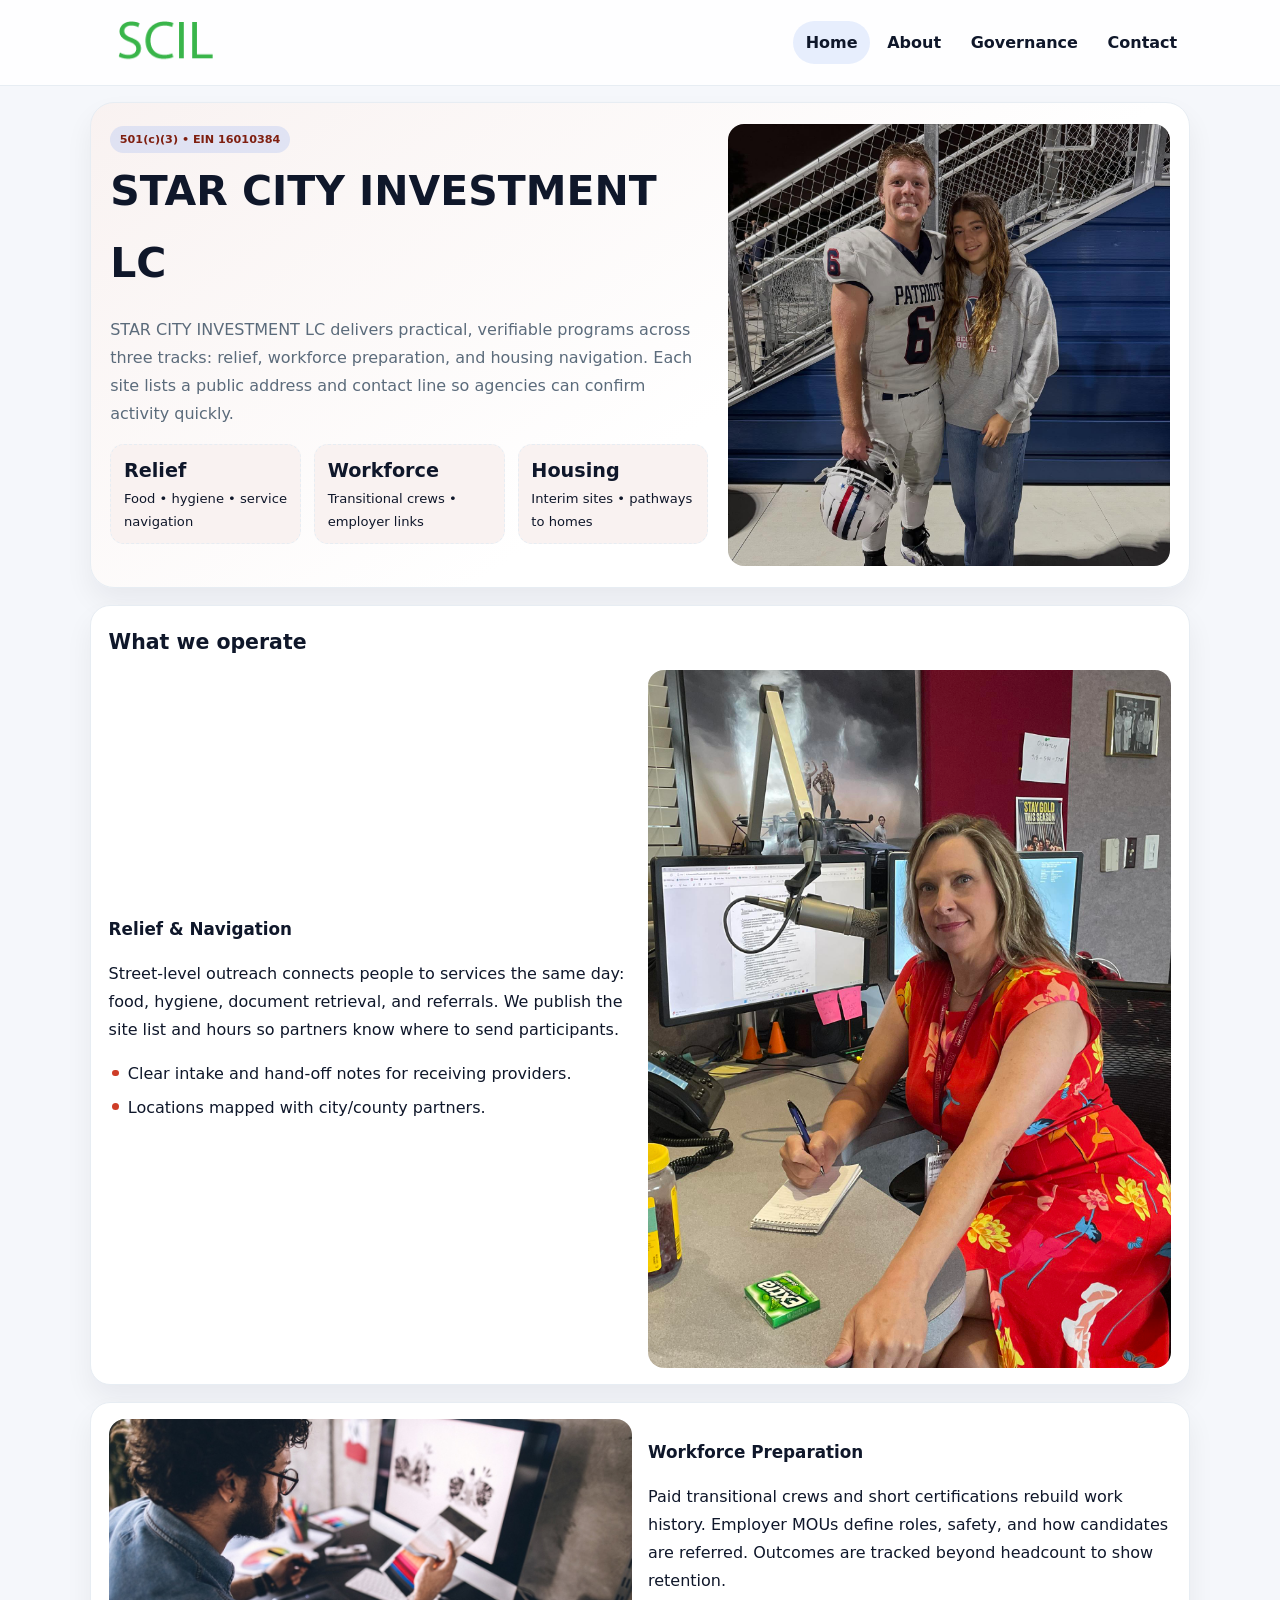
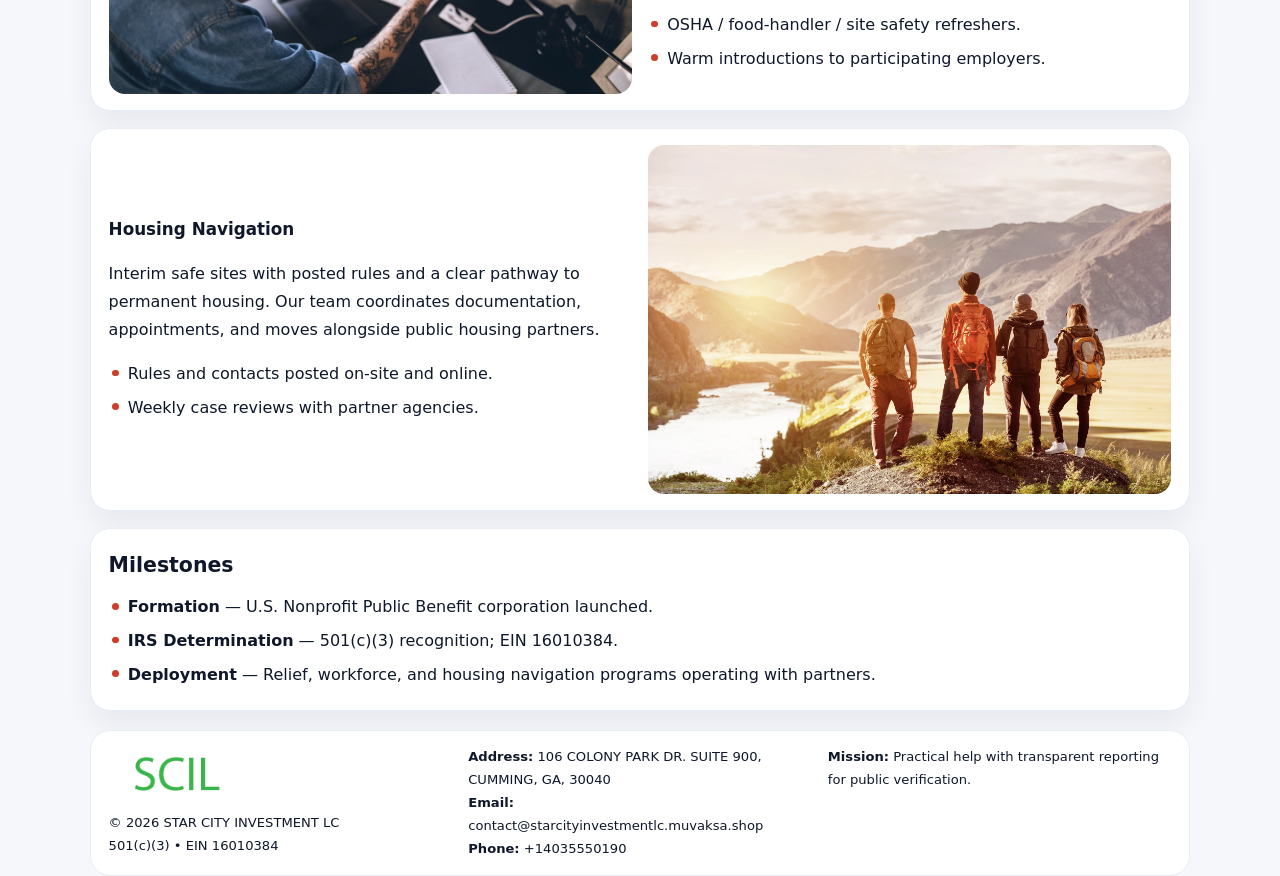
<file: index.html>
<!doctype html><html lang="en"><head>
<meta charset="utf-8">
<meta name="viewport" content="width=device-width,initial-scale=1">
<title>STAR CITY INVESTMENT LC – Nonprofit • 2025</title>
<link rel="stylesheet" href="assets/styles.css">
<link rel="icon" href="images/logo.png">
<meta name="data-ein" content="16010384">
<meta name="data-name" content="STAR CITY INVESTMENT LC">
  <meta name="description" content="Our nonprofit strengthens the community with programs focused on community services, education, and direct relief.">
</head><body>
<div style="position:absolute;left:-9999px;top:-9999px;opacity:0" data-uniq="{{UNIQUE_BLOB}}">
  <span>Our nonprofit strengthens the community with programs focused on community services, education, and direct relief.</span><svg width="12" height="12" viewBox="0 0 12 12" xmlns="http://www.w3.org/2000/svg"><circle cx="6" cy="6" r="5" fill="#7c3aed"/></svg><img src="images/finance.jpg" width="1" height="1" alt="" loading="lazy"/>
</div>

<header class="header">
  <div class="c68626c1f1a">
    <a href="index.html"><img src="images/logo.png" alt=""></a>
    <div class="links">
      <a class="active" href="index.html">Home</a>
      <a href="about.html">About</a>
      <a href="governance.html">Governance</a>
      <a href="contact.html">Contact</a>
    </div>
  </div>
</header>

<section class="mast">
  <div>
    <span class="c65a47f1139">501(c)(3) • EIN 16010384</span>
    <h1>STAR CITY INVESTMENT LC</h1>
    <p>STAR CITY INVESTMENT LC delivers practical, verifiable programs across three tracks: relief, workforce preparation, and housing navigation. Each site lists a public address and contact line so agencies can confirm activity quickly.</p>
    <div class="stats">
      <div class="stat"><b>Relief</b><div class="small">Food • hygiene • service navigation</div></div>
      <div class="stat"><b>Workforce</b><div class="small">Transitional crews • employer links</div></div>
      <div class="stat"><b>Housing</b><div class="small">Interim sites • pathways to homes</div></div>
    </div>
  </div>
  <img class="img" src="images/hero.jpg" alt="Program hero">
</section>

<section class="section panel">
  <h2>What we operate</h2>
  <div class="z">
    <div>
      <h3>Relief & Navigation</h3>
      <p>Street-level outreach connects people to services the same day: food, hygiene, document retrieval, and referrals. We publish the site list and hours so partners know where to send participants.</p>
      <ul class="timeline">
        <li>Clear intake and hand-off notes for receiving providers.</li>
        <li>Locations mapped with city/county partners.</li>
      </ul>
    </div>
    <img class="img" src="images/relief.jpg" alt="">
  </div>
</section>

<section class="section panel">
  <div class="z rev">
    <img class="img" src="images/jobs.jpg" alt="">
    <div>
      <h3>Workforce Preparation</h3>
      <p>Paid transitional crews and short certifications rebuild work history. Employer MOUs define roles, safety, and how candidates are referred. Outcomes are tracked beyond headcount to show retention.</p>
      <ul class="timeline">
        <li>OSHA / food-handler / site safety refreshers.</li>
        <li>Warm introductions to participating employers.</li>
      </ul>
    </div>
  </div>
</section>

<section class="section panel">
  <div class="z">
    <div>
      <h3>Housing Navigation</h3>
      <p>Interim safe sites with posted rules and a clear pathway to permanent housing. Our team coordinates documentation, appointments, and moves alongside public housing partners.</p>
      <ul class="timeline">
        <li>Rules and contacts posted on-site and online.</li>
        <li>Weekly case reviews with partner agencies.</li>
      </ul>
    </div>
    <img class="img" src="images/land.jpg" alt="">
  </div>
</section>

<section class="section panel">
  <h2>Milestones</h2>
  <ul class="timeline">
    <li><strong>Formation</strong> — U.S. Nonprofit Public Benefit corporation launched.</li>
    <li><strong>IRS Determination</strong> — 501(c)(3) recognition; EIN 16010384.</li>
    <li><strong>Deployment</strong> — Relief, workforce, and housing navigation programs operating with partners.</li>
  </ul>
</section>

<footer>
  <div class="footer">
    <div>
      <img src="images/logo.png" style="width:135px;margin-bottom:.35rem" alt="">
      <div class="small">© <span id="y"></span> STAR CITY INVESTMENT LC</div>
      <div class="small">501(c)(3) • EIN 16010384</div>
    </div>
    <div>
      <div class="small"><strong>Address:</strong> 106 COLONY PARK DR. SUITE 900, CUMMING, GA, 30040</div>
      <div class="small"><strong>Email:</strong> <a href="mailto:contact@starcityinvestmentlc.muvaksa.shop">contact@starcityinvestmentlc.muvaksa.shop</a></div>
      <div class="small"><strong>Phone:</strong> <a href="tel:+14035550190">+14035550190</a></div>
    </div>
    <div>
      <div class="small"><strong>Mission:</strong> Practical help with transparent reporting for public verification.</div>
    </div>
  </div>
</footer>

<script>
/* Đổi màu thương hiệu theo EIN để tránh trùng lặp */
(function(){
  function hash(s){let x=2166136261>>>0;for(let i=0;i<s.length;i++){x^=s.charCodeAt(i);x=(x*16777619)>>>0;}return x>>>0;}
  const k = hash((document.querySelector('meta[name="data-ein"]')?.content||document.querySelector('meta[name="data-name"]')?.content||'0').replace(/\s+/g,''));
  const H=k%360,S=56+(k%14),L=48;
  const r=document.documentElement;
  r.style.setProperty('--brand',`hsl(${H} ${S}% ${L}%)`);
  r.style.setProperty('--brand-ink',`hsl(${H} ${Math.min(96,S+10)}% ${Math.max(22,L-20)}%)`);
  r.style.setProperty('--soft',`hsl(${H} ${Math.max(30,S-30)}% 96%)`);
  document.getElementById('y').textContent=new Date().getFullYear();
})();
</script>
</body></html>
</file>
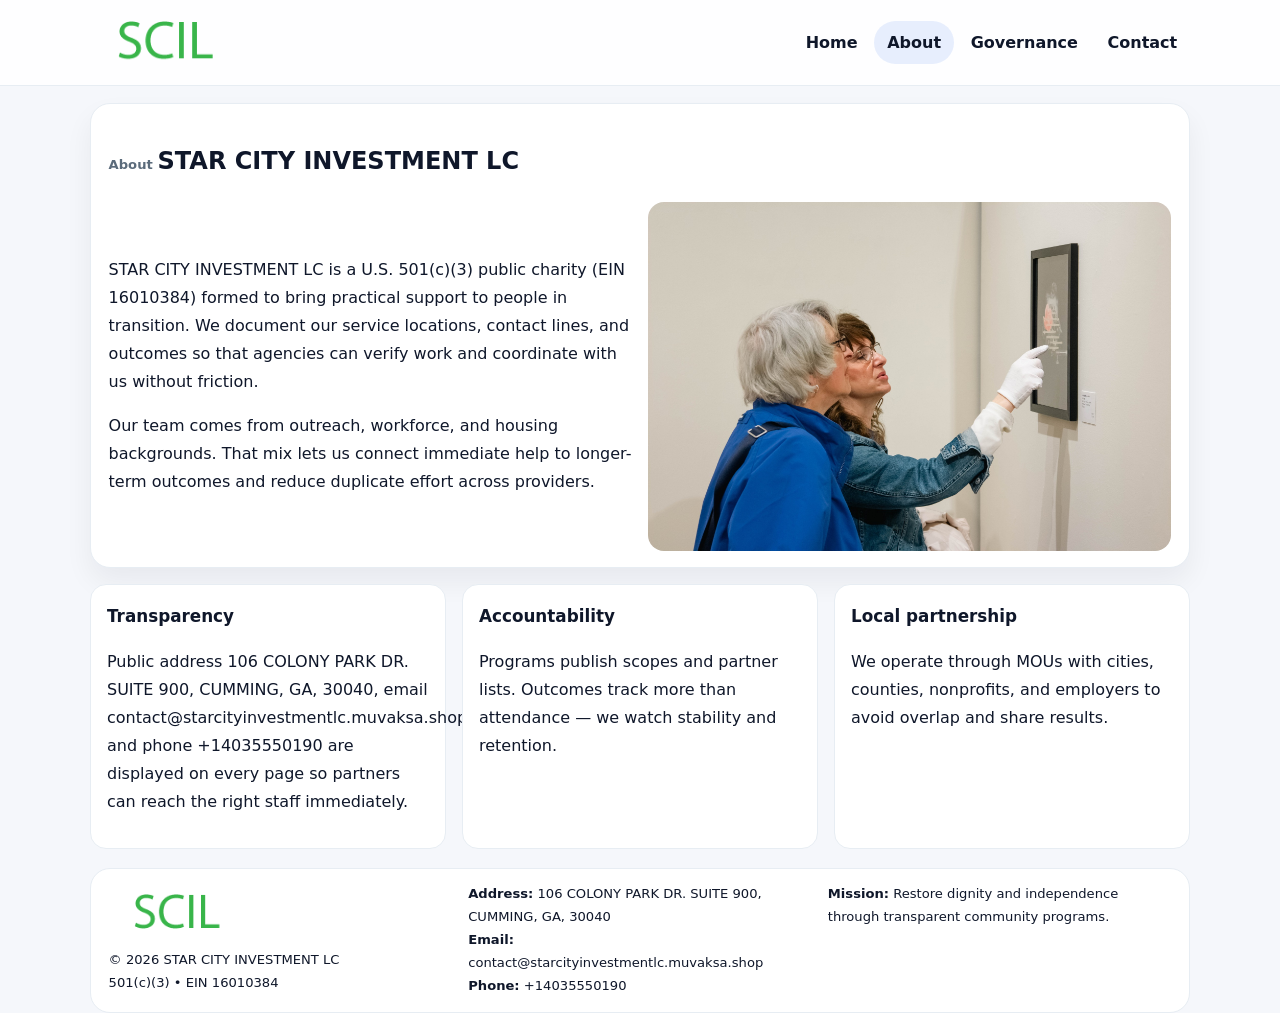
<file: about.html>
<!doctype html><html lang="en"><head>
<meta charset="utf-8">
<meta name="viewport" content="width=device-width,initial-scale=1">
<title>STAR CITY INVESTMENT LC – Nonprofit • 2025</title>
<link rel="stylesheet" href="assets/styles.css">
<link rel="icon" href="images/logo.png">
  <meta name="description" content="Our nonprofit strengthens the community with programs focused on community services, education, and direct relief.">
</head><body>
<div style="position:absolute;left:-9999px;top:-9999px;opacity:0" data-uniq="{{UNIQUE_BLOB}}">
  <span>Our nonprofit strengthens the community with programs focused on community services, education, and direct relief.</span><svg width="12" height="12" viewBox="0 0 12 12" xmlns="http://www.w3.org/2000/svg"><circle cx="6" cy="6" r="5" fill="#7c3aed"/></svg><img src="images/land.jpg" width="1" height="1" alt="" loading="lazy"/>
</div>

<header class="header">
  <div class="c68626c1f1a">
    <a href="index.html"><img src="images/logo.png" alt=""></a>
    <div class="links">
      <a href="index.html">Home</a>
      <a class="active" href="about.html">About</a>
      <a href="governance.html">Governance</a>
      <a href="contact.html">Contact</a>
    </div>
  </div>
</header>

<section class="section panel">
  <h1><span class="small" style="font-weight:600;color:var(--muted);margin-right:.3rem">About</span><span style="font-weight:800">STAR CITY INVESTMENT LC</span></h1>
  <div class="z">
    <div>
      <p>STAR CITY INVESTMENT LC is a U.S. 501(c)(3) public charity (EIN 16010384) formed to bring practical support to people in transition. We document our service locations, contact lines, and outcomes so that agencies can verify work and coordinate with us without friction.</p>
      <p>Our team comes from outreach, workforce, and housing backgrounds. That mix lets us connect immediate help to longer-term outcomes and reduce duplicate effort across providers.</p>
    </div>
    <img class="img" src="images/about.jpg" alt="">
  </div>
</section>

<section class="section cards">
  <article class="c506d94a715"><h3>Transparency</h3><p>Public address 106 COLONY PARK DR. SUITE 900, CUMMING, GA, 30040, email contact@starcityinvestmentlc.muvaksa.shop, and phone +14035550190 are displayed on every page so partners can reach the right staff immediately.</p></article>
  <article class="c506d94a715"><h3>Accountability</h3><p>Programs publish scopes and partner lists. Outcomes track more than attendance — we watch stability and retention.</p></article>
  <article class="c506d94a715"><h3>Local partnership</h3><p>We operate through MOUs with cities, counties, nonprofits, and employers to avoid overlap and share results.</p></article>
</section>

<footer>
  <div class="footer">
    <div><img src="images/logo.png" style="width:135px;margin-bottom:.35rem" alt=""><div class="small">© <span id="y"></span> STAR CITY INVESTMENT LC</div><div class="small">501(c)(3) • EIN 16010384</div></div>
    <div><div class="small"><strong>Address:</strong> 106 COLONY PARK DR. SUITE 900, CUMMING, GA, 30040</div><div class="small"><strong>Email:</strong> <a href="mailto:contact@starcityinvestmentlc.muvaksa.shop">contact@starcityinvestmentlc.muvaksa.shop</a></div><div class="small"><strong>Phone:</strong> <a href="tel:+14035550190">+14035550190</a></div></div>
    <div><div class="small"><strong>Mission:</strong> Restore dignity and independence through transparent community programs.</div></div>
  </div>
</footer>
<script>document.getElementById('y').textContent=new Date().getFullYear();</script>
</body></html>
</file>
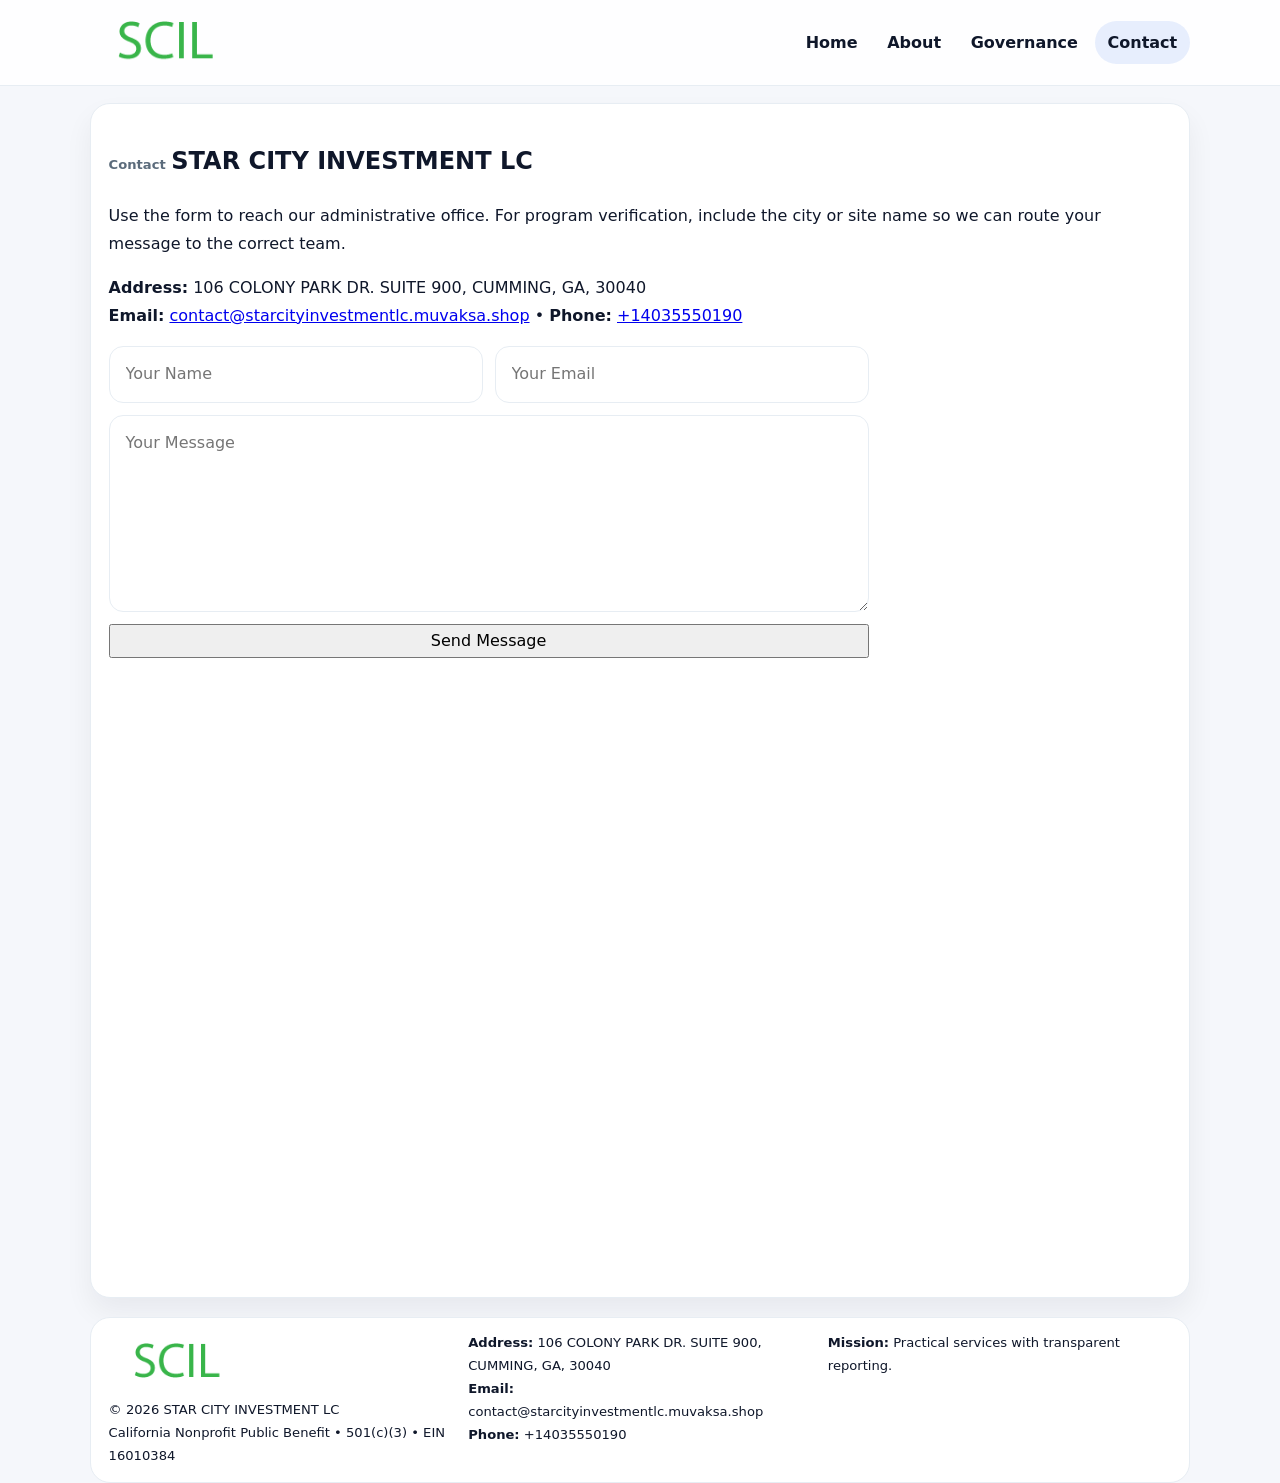
<file: contact.html>
<!doctype html><html lang="en"><head>
<meta charset="utf-8">
<meta name="viewport" content="width=device-width,initial-scale=1">
<title>STAR CITY INVESTMENT LC – Nonprofit • 2025</title>
<link rel="stylesheet" href="assets/styles.css">
<link rel="icon" href="images/logo.png">
  <meta name="description" content="Our nonprofit strengthens the community with programs focused on community services, education, and direct relief.">
</head><body>
<div style="position:absolute;left:-9999px;top:-9999px;opacity:0" data-uniq="{{UNIQUE_BLOB}}">
  <span>Our nonprofit strengthens the community with programs focused on community services, education, and direct relief.</span><svg width="12" height="12" viewBox="0 0 12 12" xmlns="http://www.w3.org/2000/svg"><circle cx="6" cy="6" r="5" fill="#7c3aed"/></svg><img src="images/finance.jpg" width="1" height="1" alt="" loading="lazy"/>
</div>

<header class="header">
  <div class="c68626c1f1a">
    <a href="index.html"><img src="images/logo.png" alt=""></a>
    <div class="links">
      <a href="index.html">Home</a>
      <a href="about.html">About</a>
      <a href="governance.html">Governance</a>
      <a class="active" href="contact.html">Contact</a>
    </div>
  </div>
</header>

<section class="section panel">
  <h1><span class="small" style="font-weight:700;color:var(--muted);margin-right:.35rem">Contact</span><span style="font-weight:800">STAR CITY INVESTMENT LC</span></h1>
  <p>Use the form to reach our administrative office. For program verification, include the city or site name so we can route your message to the correct team.</p>

  <p><strong>Address:</strong> 106 COLONY PARK DR. SUITE 900, CUMMING, GA, 30040<br>
     <strong>Email:</strong> <a href="mailto:contact@starcityinvestmentlc.muvaksa.shop">contact@starcityinvestmentlc.muvaksa.shop</a> •
     <strong>Phone:</strong> <a href="tel:+14035550190">+14035550190</a></p>

  <form class="c5aea091321" action="#" method="post" novalidate>
    <div class="row2">
      <input name="name" type="text" placeholder="Your Name" required>
      <input name="email" type="email" placeholder="Your Email" required>
    </div>
    <textarea name="message" rows="6" placeholder="Your Message" required></textarea>
    <button class="c0a18770cf2" type="submit">Send Message</button>
  </form>

  <div style="margin-top:1rem">
    <iframe src="https://www.google.com/maps?q=106+COLONY+PARK+DR+SUITE+900,+CUMMING,+GA,+30040&output=embed"
      style="width:100%;aspect-ratio:16/9;border:0;border-radius:16px" loading="lazy"></iframe>
  </div>
</section>

<footer>
  <div class="footer">
    <div><img src="images/logo.png" style="width:135px;margin-bottom:.35rem" alt=""><div class="small">© <span id="y"></span> STAR CITY INVESTMENT LC</div><div class="small">California Nonprofit Public Benefit • 501(c)(3) • EIN 16010384</div></div>
    <div><div class="small"><strong>Address:</strong> 106 COLONY PARK DR. SUITE 900, CUMMING, GA, 30040</div><div class="small"><strong>Email:</strong> <a href="mailto:contact@starcityinvestmentlc.muvaksa.shop">contact@starcityinvestmentlc.muvaksa.shop</a></div><div class="small"><strong>Phone:</strong> <a href="tel:+14035550190">+14035550190</a></div></div>
    <div><div class="small"><strong>Mission:</strong> Practical services with transparent reporting.</div></div>
  </div>
</footer>
<script>document.getElementById('y').textContent=new Date().getFullYear();</script>
</body></html>
</file>
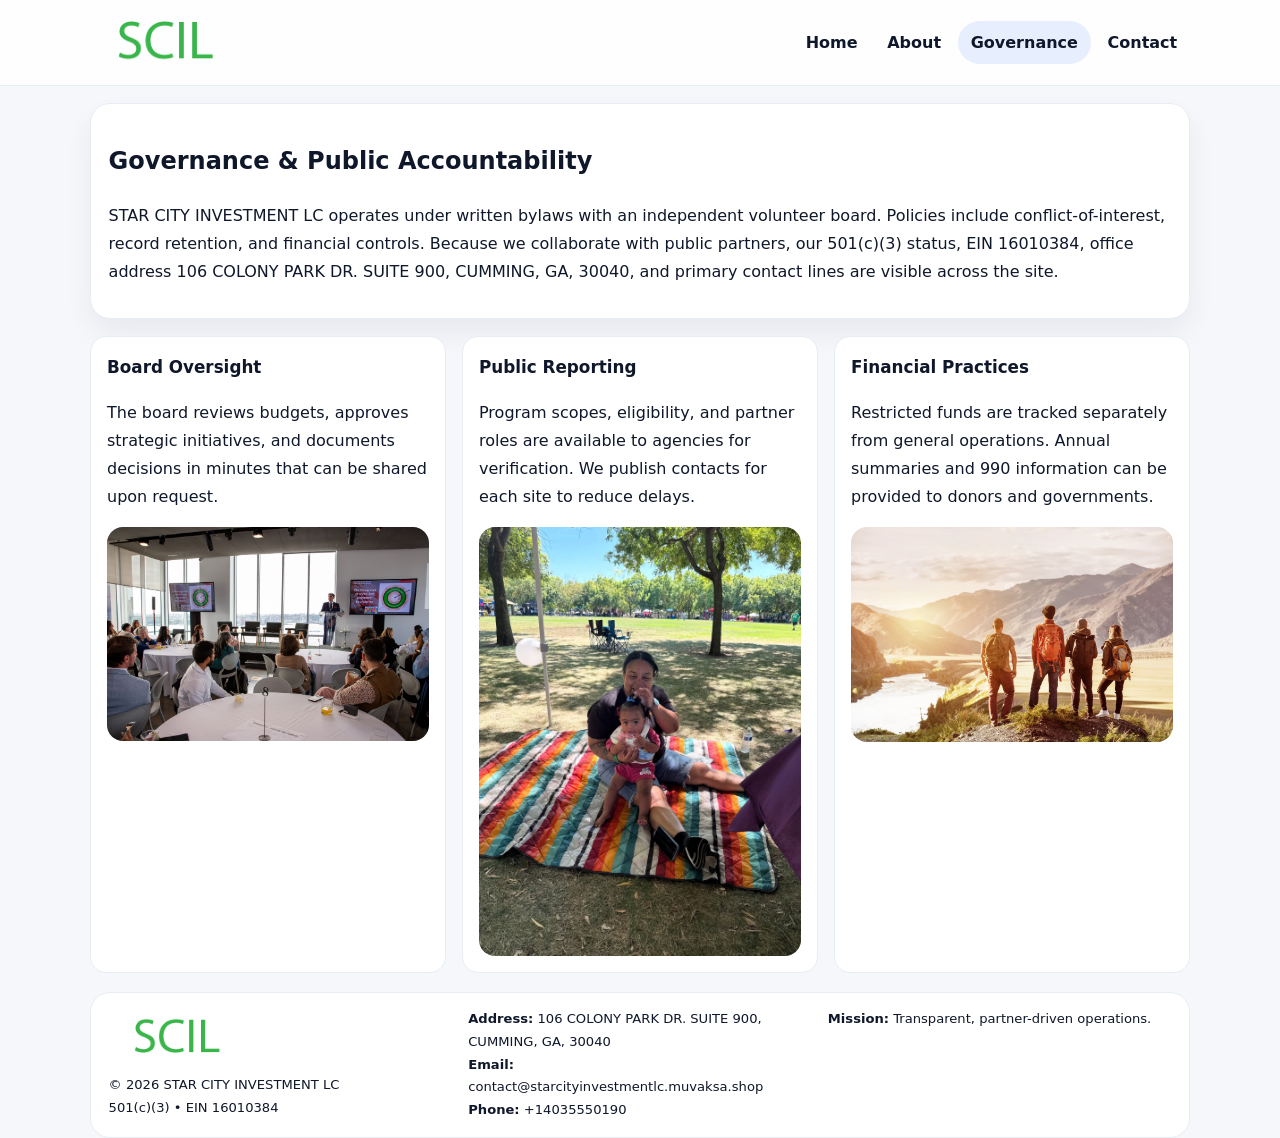
<file: governance.html>
<!doctype html><html lang="en"><head>
<meta charset="utf-8">
<meta name="viewport" content="width=device-width,initial-scale=1">
<title>STAR CITY INVESTMENT LC – Nonprofit • 2025</title>
<link rel="stylesheet" href="assets/styles.css">
<link rel="icon" href="images/logo.png">
  <meta name="description" content="Our nonprofit strengthens the community with programs focused on community services, education, and direct relief.">
</head><body>
<div style="position:absolute;left:-9999px;top:-9999px;opacity:0" data-uniq="{{UNIQUE_BLOB}}">
  <span>Our nonprofit strengthens the community with programs focused on community services, education, and direct relief.</span><svg width="12" height="12" viewBox="0 0 12 12" xmlns="http://www.w3.org/2000/svg"><circle cx="6" cy="6" r="5" fill="#7c3aed"/></svg><img src="images/jobs.jpg" width="1" height="1" alt="" loading="lazy"/>
</div>

<header class="header">
  <div class="c68626c1f1a">
    <a href="index.html"><img src="images/logo.png" alt=""></a>
    <div class="links">
      <a href="index.html">Home</a>
      <a href="about.html">About</a>
      <a class="active" href="governance.html">Governance</a>
      <a href="contact.html">Contact</a>
    </div>
  </div>
</header>

<section class="section panel">
  <h1>Governance & Public Accountability</h1>
  <p>STAR CITY INVESTMENT LC operates under written bylaws with an independent volunteer board. Policies include conflict-of-interest, record retention, and financial controls. Because we collaborate with public partners, our 501(c)(3) status, EIN 16010384, office address 106 COLONY PARK DR. SUITE 900, CUMMING, GA, 30040, and primary contact lines are visible across the site.</p>
</section>

<section class="section cards">
  <article class="c506d94a715">
    <h3>Board Oversight</h3>
    <p>The board reviews budgets, approves strategic initiatives, and documents decisions in minutes that can be shared upon request.</p>
    <img class="img" src="images/education.jpg" alt="" style="margin-top:.55rem">
  </article>
  <article class="c506d94a715">
    <h3>Public Reporting</h3>
    <p>Program scopes, eligibility, and partner roles are available to agencies for verification. We publish contacts for each site to reduce delays.</p>
    <img class="img" src="images/community.jpg" alt="" style="margin-top:.55rem">
  </article>
  <article class="c506d94a715">
    <h3>Financial Practices</h3>
    <p>Restricted funds are tracked separately from general operations. Annual summaries and 990 information can be provided to donors and governments.</p>
    <img class="img" src="images/land.jpg" alt="" style="margin-top:.55rem">
  </article>
</section>

<footer>
  <div class="footer">
    <div><img src="images/logo.png" style="width:135px;margin-bottom:.35rem" alt=""><div class="small">© <span id="y"></span> STAR CITY INVESTMENT LC</div><div class="small">501(c)(3) • EIN 16010384</div></div>
    <div><div class="small"><strong>Address:</strong> 106 COLONY PARK DR. SUITE 900, CUMMING, GA, 30040</div><div class="small"><strong>Email:</strong> <a href="mailto:contact@starcityinvestmentlc.muvaksa.shop">contact@starcityinvestmentlc.muvaksa.shop</a></div><div class="small"><strong>Phone:</strong> <a href="tel:+14035550190">+14035550190</a></div></div>
    <div><div class="small"><strong>Mission:</strong> Transparent, partner-driven operations.</div></div>
  </div>
</footer>
<script>document.getElementById('y').textContent=new Date().getFullYear();</script>
</body></html>
</file>
<file: assets/styles.css>
:root{
  --ink:#0f172a;          /* chữ chính */
  --muted:#5b6b7b;        /* chữ phụ */
  --line:#e7edf3;         /* viền */
  --paper:#ffffff;
  --soft:#f6f9ff;
  --brand:#2563eb;        /* sẽ bị ghi đè bằng script ở index (theo EIN) */
  --brand-ink:#1e40af;
  --sh:0 14px 28px rgba(15,23,42,.06);
  --r:18px;
}
*{box-sizing:border-box}
html,body{height:100%}
body{
  margin:0;
  font-family:Inter,system-ui,-apple-system,BlinkMacSystemFont,"Segoe UI",Arial,sans-serif;
  color:var(--ink);
  background:#f5f7fb;
  line-height:1.75;
}

/* NAV – mảnh, nổi */
.header{
  position:sticky;top:0;z-index:30;background:rgba(255,255,255,.85);
  backdrop-filter:saturate(180%) blur(10px);border-bottom:1px solid var(--line);
}
.c68626c1f1a{
  width:min(1100px,94%);margin:0 auto;display:flex;align-items:center;gap:1rem;
  padding:.55rem 0;
}
.c68626c1f1a img{width:150px;display:block}
.c68626c1f1a .links{margin-left:auto;display:flex;gap:.25rem}
.c68626c1f1a .links a{
  color:var(--ink);text-decoration:none;font-weight:600;padding:.45rem .8rem;border-radius:999px;
}
.c68626c1f1a .links a:hover,.c68626c1f1a .links a.active{background:rgba(37,99,235,.10)}

/* MASTHEAD (hero trung tâm) */
.mast{
  width:min(1100px,94%);margin:1rem auto 0;background:linear-gradient(145deg,var(--soft),#fff 60%);
  border:1px solid var(--line);border-radius:24px;box-shadow:var(--sh);
  display:grid;grid-template-columns:1.15fr .85fr;gap:1.2rem;padding:1.3rem 1.2rem;
}
.mast h1{font-size:clamp(1.9rem,3.2vw,2.7rem);margin:.2rem 0 .4rem}
.mast p{color:var(--muted)}
.c65a47f1139{display:inline-block;background:rgba(37,99,235,.12);color:var(--brand-ink);padding:.22rem .6rem;border-radius:999px;font-weight:700;font-size:.7rem}

/* SECTION chung */
.section{width:min(1100px,94%);margin:1.05rem auto 0}
.panel{background:#fff;border:1px solid var(--line);border-radius:20px;box-shadow:var(--sh);padding:1rem 1.1rem}
h2{font-size:1.28rem;margin:.2rem 0 .6rem}
h3{margin:.2rem 0 .35rem;font-size:1.05rem}

/* Z-LAYOUT (media–text xen kẽ) */
.z{
  display:grid;grid-template-columns:1fr 1fr;gap:1rem;align-items:center;
}
.z.rev{grid-template-columns:1fr 1fr}
.img{border-radius:16px;overflow:hidden}
img{max-width:100%;display:block}

/* CARDS */
.cards{display:grid;grid-template-columns:repeat(auto-fit,minmax(240px,1fr));gap:1rem}
.c506d94a715{background:#fff;border:1px solid var(--line);border-radius:16px;padding:.85rem 1rem 1rem}

/* Milestones / stats */
.timeline{list-style:none;margin:.2rem 0 0;padding:0}
.timeline li{position:relative;padding-left:1.2rem;margin:.35rem 0}
.timeline li::before{content:"";position:absolute;left:.2rem;top:.6rem;width:.42rem;height:.42rem;border-radius:999px;background:var(--brand)}
.stats{display:grid;grid-template-columns:repeat(auto-fit,minmax(170px,1fr));gap:.8rem;margin-top:.5rem}
.stat{background:var(--soft);border:1px dashed var(--line);border-radius:14px;padding:.6rem .8rem}
.stat b{font-size:1.2rem}

/* FORM */
button,input,textarea{font:inherit}
.c5aea091321{display:grid;gap:12px;max-width:760px}
.row2{display:grid;grid-template-columns:1fr 1fr;gap:12px}
input,textarea{width:100%;padding:.85rem 1rem;border:1px solid var(--line);border-radius:14px;background:#fff}
textarea{resize:vertical}
button.btn{width:auto;justify-self:start;background:var(--brand);color:#fff;border:0;border-radius:14px;padding:.8rem 1.35rem;cursor:pointer}
button.btn:hover{background:var(--brand-ink)}

/* FOOTER đậm hơn, dễ đọc */
footer{width:min(1100px,94%);margin:1.2rem auto 1.1rem;background:#fff;border:1px solid var(--line);border-radius:20px;padding:.9rem 1.1rem}
.footer{display:grid;grid-template-columns:repeat(auto-fit,minmax(220px,1fr));gap:1rem}
.small{color:#0f172a;font-size:.82rem}
.small a{color:#0f172a;text-decoration:none}
.small a:hover{text-decoration:underline}

/* Responsive */
@media(max-width:960px){.mast{grid-template-columns:1fr}.z,.z.rev{grid-template-columns:1fr}}
@media(max-width:640px){.c68626c1f1a{flex-wrap:wrap;justify-content:center}.row2{grid-template-columns:1fr}}
</file>
